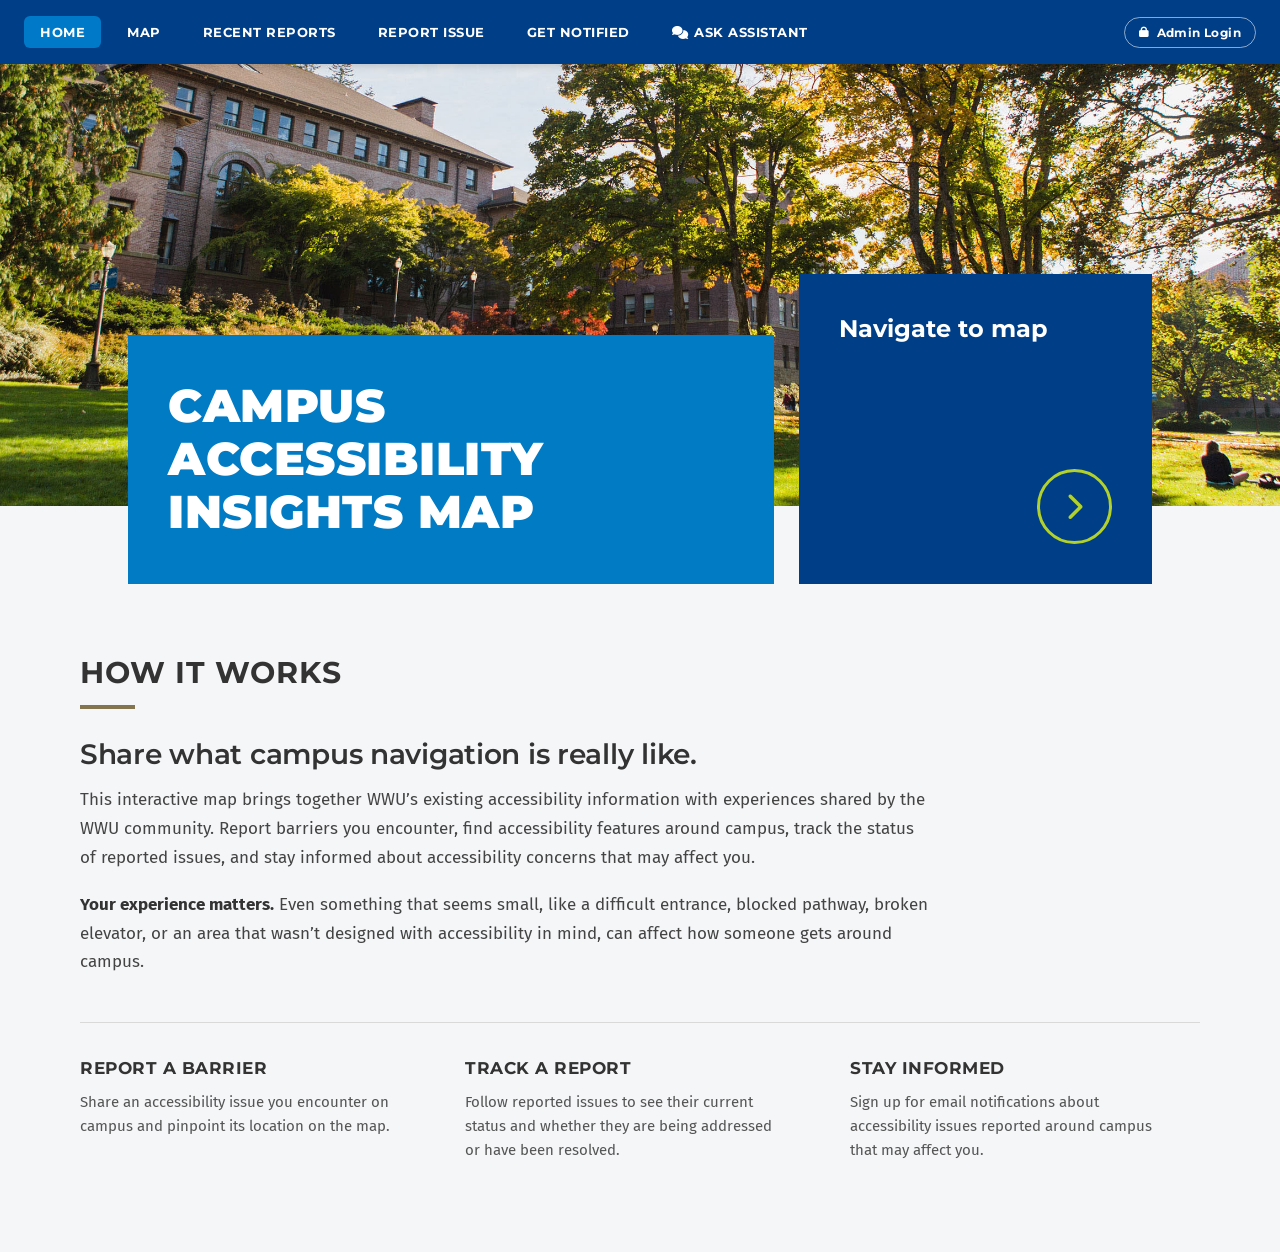
<file: index.html>
<!DOCTYPE html>
<html lang="en">
<head>
    <meta charset="UTF-8">
    <meta http-equiv="refresh" content="0; url=user/index.html">
    <title>Redirecting...</title>
    <script>window.location.replace("user/index.html");</script>
</head>
<body>
    <p>Redirecting to <a href="user/index.html">the homepage</a>...</p>
</body>
</html>
</file>
<file: user/index.css>
/* --- Base Resets & Fonts --- */
:root {
    /* Primary Color Palette */
    --dark-blue: #003F87;   /* ~20% Header, Navigation & Major Accents */
    --blue: #007AC8;        /* ~20% Secondary UI, Active States & Buttons */
    --white: #FFFFFF;       /* ~50% Main Backgrounds, Card Shells */

    /* Accent Colors (~10%) */
    --light-green: #BAD80A; /* Dominant Accent / Highlights */
    --dark-green: #006B3F;  /* Success States / Low Severity */
    --yellow: #FFC61E;      /* Medium Severity / Warnings */
    --red: #CC2D30;         /* Critical Severity / Errors */
    
    /* Neutrals */
    --black: #1C2023;       /* Primary Typography */
    --gray: #52606D;        /* Subtitles, Borders & Icons */
    --gray-light: #F4F6F8;  /* Sidebar & Background Panels */
    --gray-border: #E1E6EB; /* Subtle Card Divider Borders */

    /* Typography Stack */
    --font-heading: 'Montserrat', -apple-system, BlinkMacSystemFont, "Segoe UI", sans-serif;
    --font-body: 'Fira Sans', -apple-system, BlinkMacSystemFont, "Segoe UI", sans-serif;
}

/* ==========================================================================
   Accessibility base layer
   ========================================================================== */

/* Visually hides content while keeping it available to screen readers */
.sr-only {
    position: absolute;
    width: 1px;
    height: 1px;
    padding: 0;
    margin: -1px;
    overflow: hidden;
    clip: rect(0, 0, 0, 0);
    white-space: nowrap;
    border: 0;
}

/* Lets keyboard users jump past the nav straight to page content */
.skip-link {
    position: absolute;
    left: 12px;
    top: -60px;
    background-color: var(--dark-blue);
    color: var(--white);
    padding: 10px 18px;
    border-radius: 6px;
    font-family: var(--font-heading);
    font-weight: 700;
    font-size: 14px;
    text-decoration: none;
    z-index: 3000;
    transition: top 0.15s ease;
}

.skip-link:focus {
    top: 12px;
}

/* A visible, high-contrast focus ring for every interactive element, so
   keyboard navigation is always trackable regardless of the element's own
   :hover/:focus styling */
:focus-visible {
    outline: 3px solid var(--blue);
    outline-offset: 2px;
}

@media (prefers-reduced-motion: reduce) {
    *, *::before, *::after {
        animation-duration: 0.01ms !important;
        animation-iteration-count: 1 !important;
        transition-duration: 0.01ms !important;
        scroll-behavior: auto !important;
    }
}

/* Base Reset */
* {
    box-sizing: border-box;
    margin: 0;
    padding: 0;
}

body {
    font-family: var(--font-body);
    color: var(--black);
    background-color: var(--gray-light);
    min-height: 100vh;
    display: flex;
    flex-direction: column;
    overflow-x: hidden;
    overflow-y: auto;
    -webkit-font-smoothing: antialiased;
}

/* Headings Typography */
h1, h2, h3, h4, h5, h6 {
    font-family: var(--font-heading);
    letter-spacing: -0.01em;
}

/* ==========================================================================
    NAVBAR STYLES
   ========================================================================== */
.navbar {
    background-color: var(--dark-blue); /* #003F87 */
    color: var(--white);
    height: 64px;
    padding: 0 24px;
    display: flex;
    align-items: center;
    justify-content: space-between; /* Equal 3-part layout */
    box-shadow: 0 2px 8px rgba(0, 0, 0, 0.15);
    z-index: 1000;
    position: relative;
    width: 100%;
}

/* Left Group (Buttons) */
.nav-left {
    display: flex;
    align-items: center;
    gap: 10px;
    flex: 1; /* Takes equal space on left */
    justify-content: flex-start;
}

.nav-btn {
    font-family: var(--font-heading); /* Montserrat */
    color: var(--white);
    text-decoration: none;
    background: transparent;
    border: none;
    padding: 8px 16px;
    border-radius: 6px;
    font-size: 13px;
    font-weight: 700;
    text-transform: uppercase;
    letter-spacing: 0.5px;
    cursor: pointer;
    white-space: nowrap;
    display: inline-flex;
    align-items: center;
    gap: 6px;
    transition: background-color 0.2s ease, transform 0.1s ease;
}

.nav-btn:hover {
    background-color: rgba(255, 255, 255, 0.15);
}

.nav-btn.active {
    background-color: var(--blue); /* #007AC8 */
    color: var(--white);
}

/* Standout Action Button (Light Green Accent) */


#report-issue-nav-btn:hover,
.nav-btn.btn-accent:hover {
    background-color: #a4be07;
    transform: translateY(-1px);
}

/* Admin Login — deliberately distinct from both regular nav links and the
   emphasized Report Issue button, so it reads as a separate kind of action
   (signing into a restricted area) rather than another page in the nav */
.nav-btn-admin {
    font-family: var(--font-heading);
    color: var(--white);
    text-decoration: none;
    background-color: transparent;
    border: 1.5px solid rgba(255, 255, 255, 0.55);
    padding: 7px 14px;
    border-radius: 20px;
    font-size: 12px;
    font-weight: 700;
    letter-spacing: 0.4px;
    display: inline-flex;
    align-items: center;
    gap: 7px;
    white-space: nowrap;
    transition: background-color 0.2s ease, border-color 0.2s ease;
}

.nav-btn-admin:hover {
    background-color: rgba(255, 255, 255, 0.12);
    border-color: var(--white);
}

.nav-btn-admin i {
    font-size: 11px;
}

/* Center Group (Title) */
.nav-center {
    font-family: var(--font-heading); /* Montserrat */
    font-size: 15px;
    font-weight: 700;
    letter-spacing: 1px;
    color: var(--white);
    text-transform: uppercase;
    text-align: center;
    white-space: nowrap;
    flex: 1; /* Takes equal space in center */
}

/* Right Group (Logo) */
/* Hidden by default (desktop); the mobile media query below switches this
   to display: flex only under 768px. */
.mobile-menu-toggle {
    display: none;
}

.nav-right {
    display: flex;
    align-items: center;
    justify-content: flex-end;
    flex: 1; /* Takes equal space on right */
}

.school-logo {
    height: 50px;
    width: auto;
    object-fit: contain;
}

/* Mobile Responsiveness for Header */
@media (max-width: 768px) {
    .navbar {
        padding: 0 12px;
        height: 56px;
        position: relative;   /* anchors the dropdown panel's "top: 56px" positioning */
    }

    .nav-center {
        display: none; /* Hide title on smaller screens to prevent overlap */
    }

    .nav-btn {
        padding: 6px 10px;
        font-size: 11px;
    }

    /* Mobile nav dropdown: the hamburger toggle sits in the compact bar; the actual
       links live in a panel that drops down below it when opened (toggled by
       mobile-nav.js, which adds/removes the "open" class on #nav-left). */
    .mobile-menu-toggle {
        display: flex;
        align-items: center;
        justify-content: center;
        width: 40px;
        height: 40px;
        background: transparent;
        border: none;
        color: var(--white);
        font-size: 18px;
        cursor: pointer;
        border-radius: 6px;
        flex-shrink: 0;
    }

    .mobile-menu-toggle:hover {
        background-color: rgba(255, 255, 255, 0.15);
    }

    .nav-left {
        display: none;
        position: absolute;
        top: 56px;              /* sits right below the 56px-tall mobile navbar */
        left: 0;
        right: 0;
        flex-direction: column;
        align-items: stretch;
        gap: 0;
        background-color: var(--dark-blue);
        box-shadow: 0 8px 20px rgba(0, 0, 0, 0.3);
        z-index: 1500;
        max-height: calc(100vh - 56px);
        overflow-y: auto;
    }

    .nav-left.open {
        display: flex;
    }

    .nav-left .nav-btn {
        width: 100%;
        padding: 15px 20px;
        font-size: 14px;
        text-align: left;
        justify-content: flex-start;
        border-radius: 0;
        border-bottom: 1px solid rgba(255, 255, 255, 0.12);
    }

    /* Hidden entirely on mobile rather than shrunk to just the lock icon — admin access
       isn't something the public-facing mobile experience needs to surface. */
    .nav-btn-admin {
        display: none;
    }
}

/* --- Hero Section with Background --- */
.hero-container {
    position: relative;
    width: 100%;
    height: 520px; 
    overflow: hidden;
}

.hero-bg {
    width: 100%;
    height: 85%;
    background-image: url('photos/campus-3.jpg');
    background-size: cover;
    background-position: center;
}

.hero-overlay-grid {
    position: absolute;
    bottom: 0;
    left: 10%;
    right: 10%;
    display: grid;
    grid-template-columns: 5.5fr 3fr;
    gap: 25px;
    align-items: end;
}

/* Light Blue Title Block */
.block-title {
    background-color: #007bc4;
    color: white;
    padding: 45px 40px;
    text-transform: uppercase;
}

.block-title h1 {
    font-size: 46px;
    font-weight: 900;
    line-height: 1.15;
    letter-spacing: 0.5px;
}

/* Dark Blue Navigation Action Block */
.block-navigate {
    background-color: #003f87;
    color: white;
    padding: 40px;
    text-decoration: none;
    display: flex;
    flex-direction: column;
    justify-content: space-between;
    height: 310px;
    transition: background-color 0.2s ease;
}

.block-navigate:hover {
    background-color: #002e63;
}

.block-navigate-label {
    display: block;
    font-family: var(--font-heading);
    font-size: 24px;
    font-weight: 700;
}

/* The round neon arrow button */
.arrow-circle {
    width: 75px;
    height: 75px;
    border: 3px solid #b3d12b;
    border-radius: 50%;
    display: flex;
    justify-content: center;
    align-items: center;
    align-self: flex-end;
}

.arrow-circle i {
    color: #b3d12b;
    font-size: 28px;
}

@media (max-width: 768px) {
    .hero-container {
        height: auto;
    }

    .hero-bg {
        height: 260px;
    }

    .hero-overlay-grid {
        position: static;
        left: 0;
        right: 0;
        grid-template-columns: 1fr;
        gap: 0;
    }

    .block-title {
        padding: 28px 24px;
    }

    .block-title h1 {
        font-size: 30px;
    }

    .block-navigate {
        height: auto;
        padding: 24px;
        flex-direction: row;
        align-items: center;
        justify-content: space-between;
    }

    .arrow-circle {
        width: 50px;
        height: 50px;
        flex-shrink: 0;
    }

    .arrow-circle i {
        font-size: 20px;
    }
}

/* --- Bottom Info Section --- */

.info-section {
    max-width: 1200px;
    margin: 70px auto 90px auto;
    padding: 0 40px;
}

.info-section h2 {
    font-size: 30px;
    font-weight: 700;
    letter-spacing: 1px;
    margin: 0 0 12px 0;
    color: #333333;
}

.info-section > h2::after {
    content: "";
    display: block;
    width: 55px;
    height: 4px;
    background-color: #85754E;
    margin-top: 14px;
    margin-bottom: 28px;
}

.info-section > h3 {
    font-size: 28px;
    font-weight: 600;
    margin: 0 0 15px 0;
    color: #333333;
}

.info-section > p {
    font-size: 17px;
    line-height: 1.7;
    color: #444444;
    max-width: 850px;
    margin: 0 0 18px 0;
}

.info-section > p strong {
    font-weight: 700;
    color: #333333;
}

/* --- Three Information Blocks --- */

.info-features {
    display: grid;
    grid-template-columns: repeat(3, 1fr);
    gap: 35px;
    margin-top: 45px;
    padding-top: 35px;
    border-top: 1px solid #d9d9d9;
}

.info-feature {
    padding-right: 25px;
}

.info-feature h3 {
    font-size: 17px;
    font-weight: 700;
    letter-spacing: 0.5px;
    margin: 0 0 12px 0;
    color: #333333;
}

.info-feature p {
    font-size: 15px;
    line-height: 1.6;
    color: #555555;
    margin: 0;
}

/* --- Mobile --- */

@media (max-width: 768px) {
    .info-section {
        margin: 50px auto 60px auto;
        padding: 0 25px;
    }

    .info-section h2 {
        font-size: 26px;
    }

    .info-section > h3 {
        font-size: 23px;
    }

    .info-features {
        grid-template-columns: 1fr;
        gap: 30px;
    }

    .info-feature {
        padding-right: 0;
    }
}
</file>
